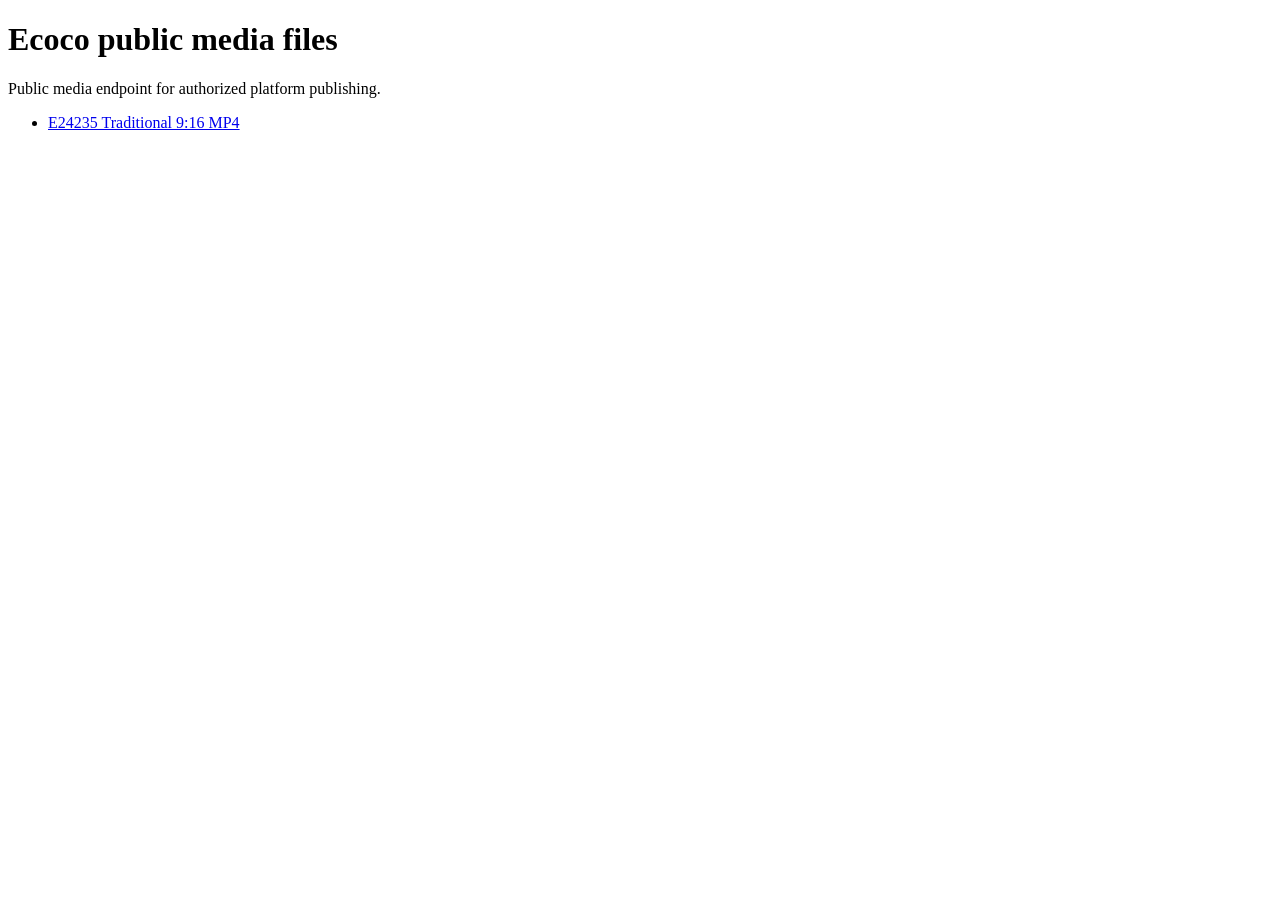
<file: media/index.html>
<!doctype html>
<html lang="zh-Hant">
<head><meta charset="utf-8"><meta name="viewport" content="width=device-width,initial-scale=1"><title>Ecoco Media</title></head>
<body><h1>Ecoco public media files</h1><p>Public media endpoint for authorized platform publishing.</p><ul><li><a href="./E24235_traditional_9x16.mp4">E24235 Traditional 9:16 MP4</a></li></ul></body>
</html>
</file>
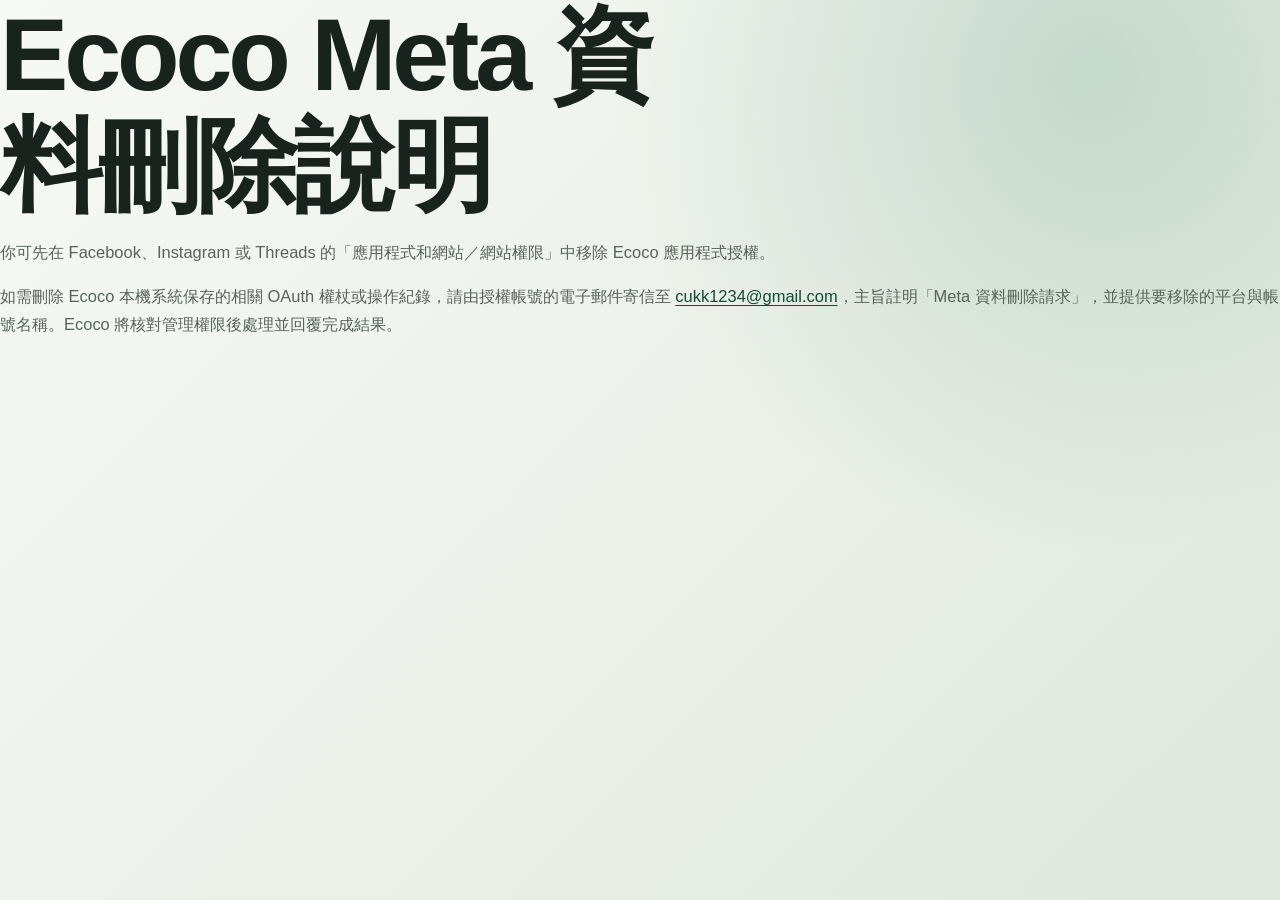
<file: meta-data-deletion.html>
<!doctype html>
<html lang="zh-Hant">
<head><meta charset="utf-8"><meta name="viewport" content="width=device-width,initial-scale=1"><title>Ecoco Meta 資料刪除說明</title><link rel="stylesheet" href="legal.css"></head>
<body><main>
  <h1>Ecoco Meta 資料刪除說明</h1>
  <p>你可先在 Facebook、Instagram 或 Threads 的「應用程式和網站／網站權限」中移除 Ecoco 應用程式授權。</p>
  <p>如需刪除 Ecoco 本機系統保存的相關 OAuth 權杖或操作紀錄，請由授權帳號的電子郵件寄信至 <a href="mailto:cukk1234@gmail.com">cukk1234@gmail.com</a>，主旨註明「Meta 資料刪除請求」，並提供要移除的平台與帳號名稱。Ecoco 將核對管理權限後處理並回覆完成結果。</p>
</main></body></html>
</file>
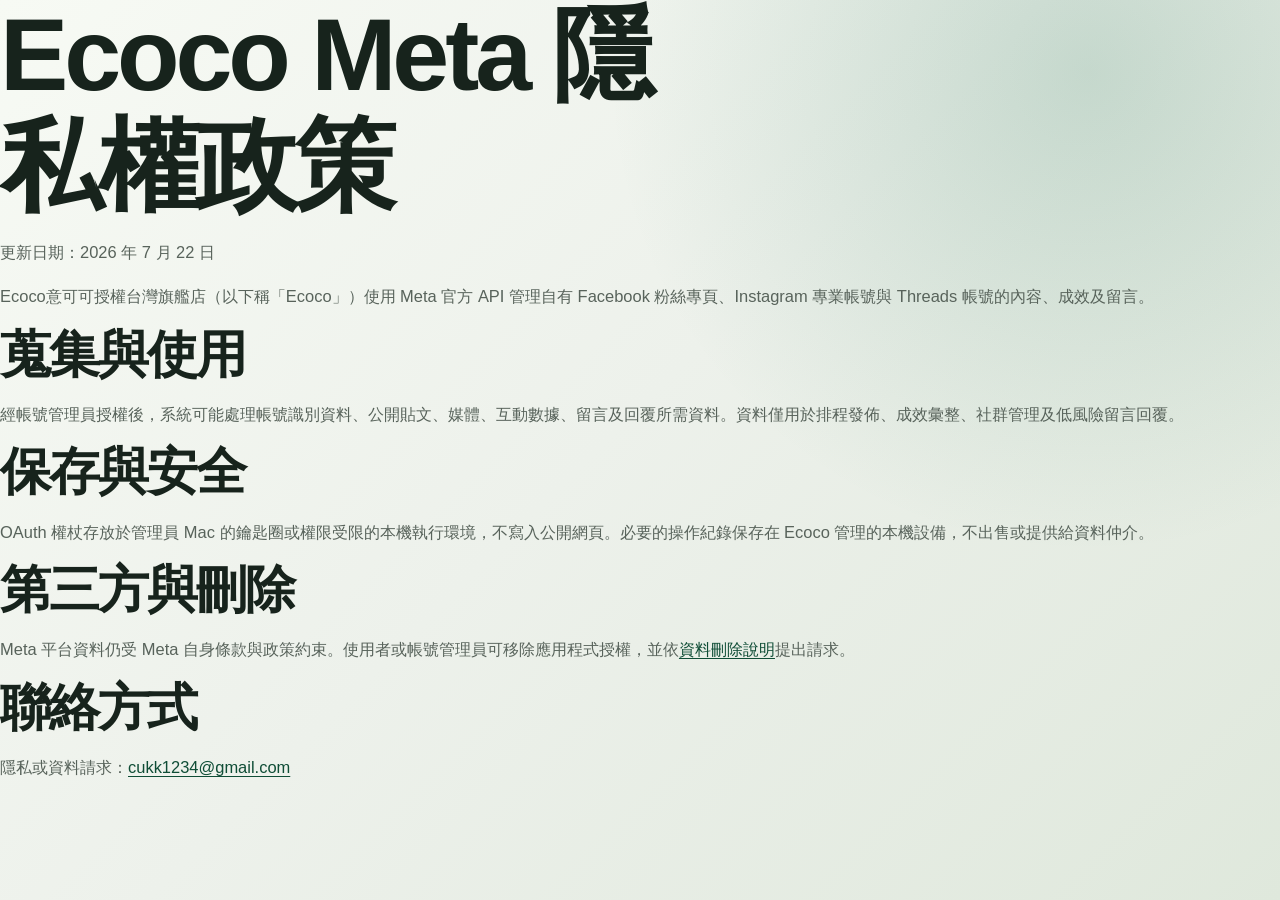
<file: meta-privacy-policy.html>
<!doctype html>
<html lang="zh-Hant">
<head><meta charset="utf-8"><meta name="viewport" content="width=device-width,initial-scale=1"><title>Ecoco Meta 隱私權政策</title><link rel="stylesheet" href="legal.css"></head>
<body><main>
  <h1>Ecoco Meta 隱私權政策</h1>
  <p>更新日期：2026 年 7 月 22 日</p>
  <p>Ecoco意可可授權台灣旗艦店（以下稱「Ecoco」）使用 Meta 官方 API 管理自有 Facebook 粉絲專頁、Instagram 專業帳號與 Threads 帳號的內容、成效及留言。</p>
  <h2>蒐集與使用</h2>
  <p>經帳號管理員授權後，系統可能處理帳號識別資料、公開貼文、媒體、互動數據、留言及回覆所需資料。資料僅用於排程發佈、成效彙整、社群管理及低風險留言回覆。</p>
  <h2>保存與安全</h2>
  <p>OAuth 權杖存放於管理員 Mac 的鑰匙圈或權限受限的本機執行環境，不寫入公開網頁。必要的操作紀錄保存在 Ecoco 管理的本機設備，不出售或提供給資料仲介。</p>
  <h2>第三方與刪除</h2>
  <p>Meta 平台資料仍受 Meta 自身條款與政策約束。使用者或帳號管理員可移除應用程式授權，並依<a href="meta-data-deletion.html">資料刪除說明</a>提出請求。</p>
  <h2>聯絡方式</h2>
  <p>隱私或資料請求：<a href="mailto:cukk1234@gmail.com">cukk1234@gmail.com</a></p>
</main></body></html>
</file>
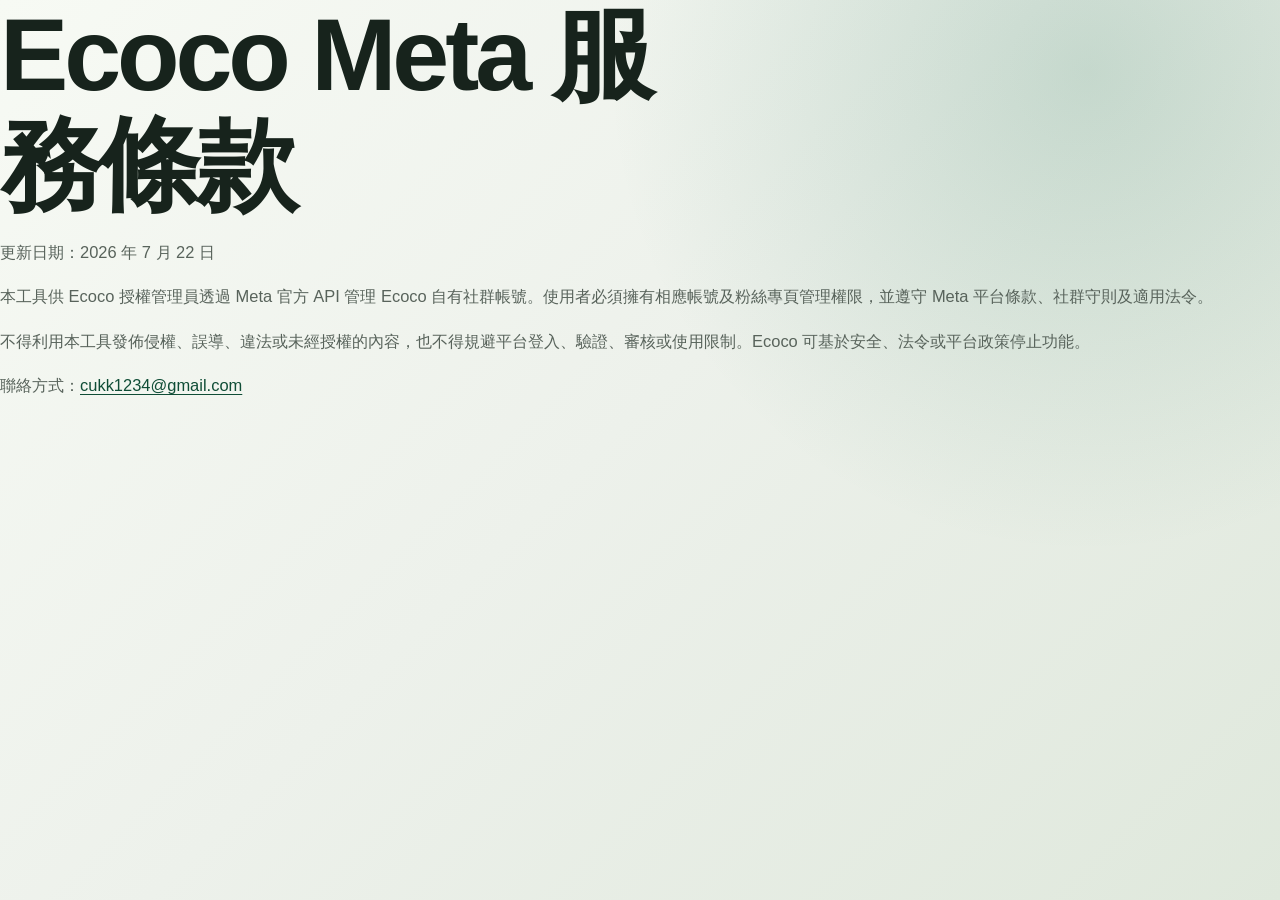
<file: meta-terms.html>
<!doctype html>
<html lang="zh-Hant">
<head><meta charset="utf-8"><meta name="viewport" content="width=device-width,initial-scale=1"><title>Ecoco Meta 服務條款</title><link rel="stylesheet" href="legal.css"></head>
<body><main>
  <h1>Ecoco Meta 服務條款</h1>
  <p>更新日期：2026 年 7 月 22 日</p>
  <p>本工具供 Ecoco 授權管理員透過 Meta 官方 API 管理 Ecoco 自有社群帳號。使用者必須擁有相應帳號及粉絲專頁管理權限，並遵守 Meta 平台條款、社群守則及適用法令。</p>
  <p>不得利用本工具發佈侵權、誤導、違法或未經授權的內容，也不得規避平台登入、驗證、審核或使用限制。Ecoco 可基於安全、法令或平台政策停止功能。</p>
  <p>聯絡方式：<a href="mailto:cukk1234@gmail.com">cukk1234@gmail.com</a></p>
</main></body></html>
</file>
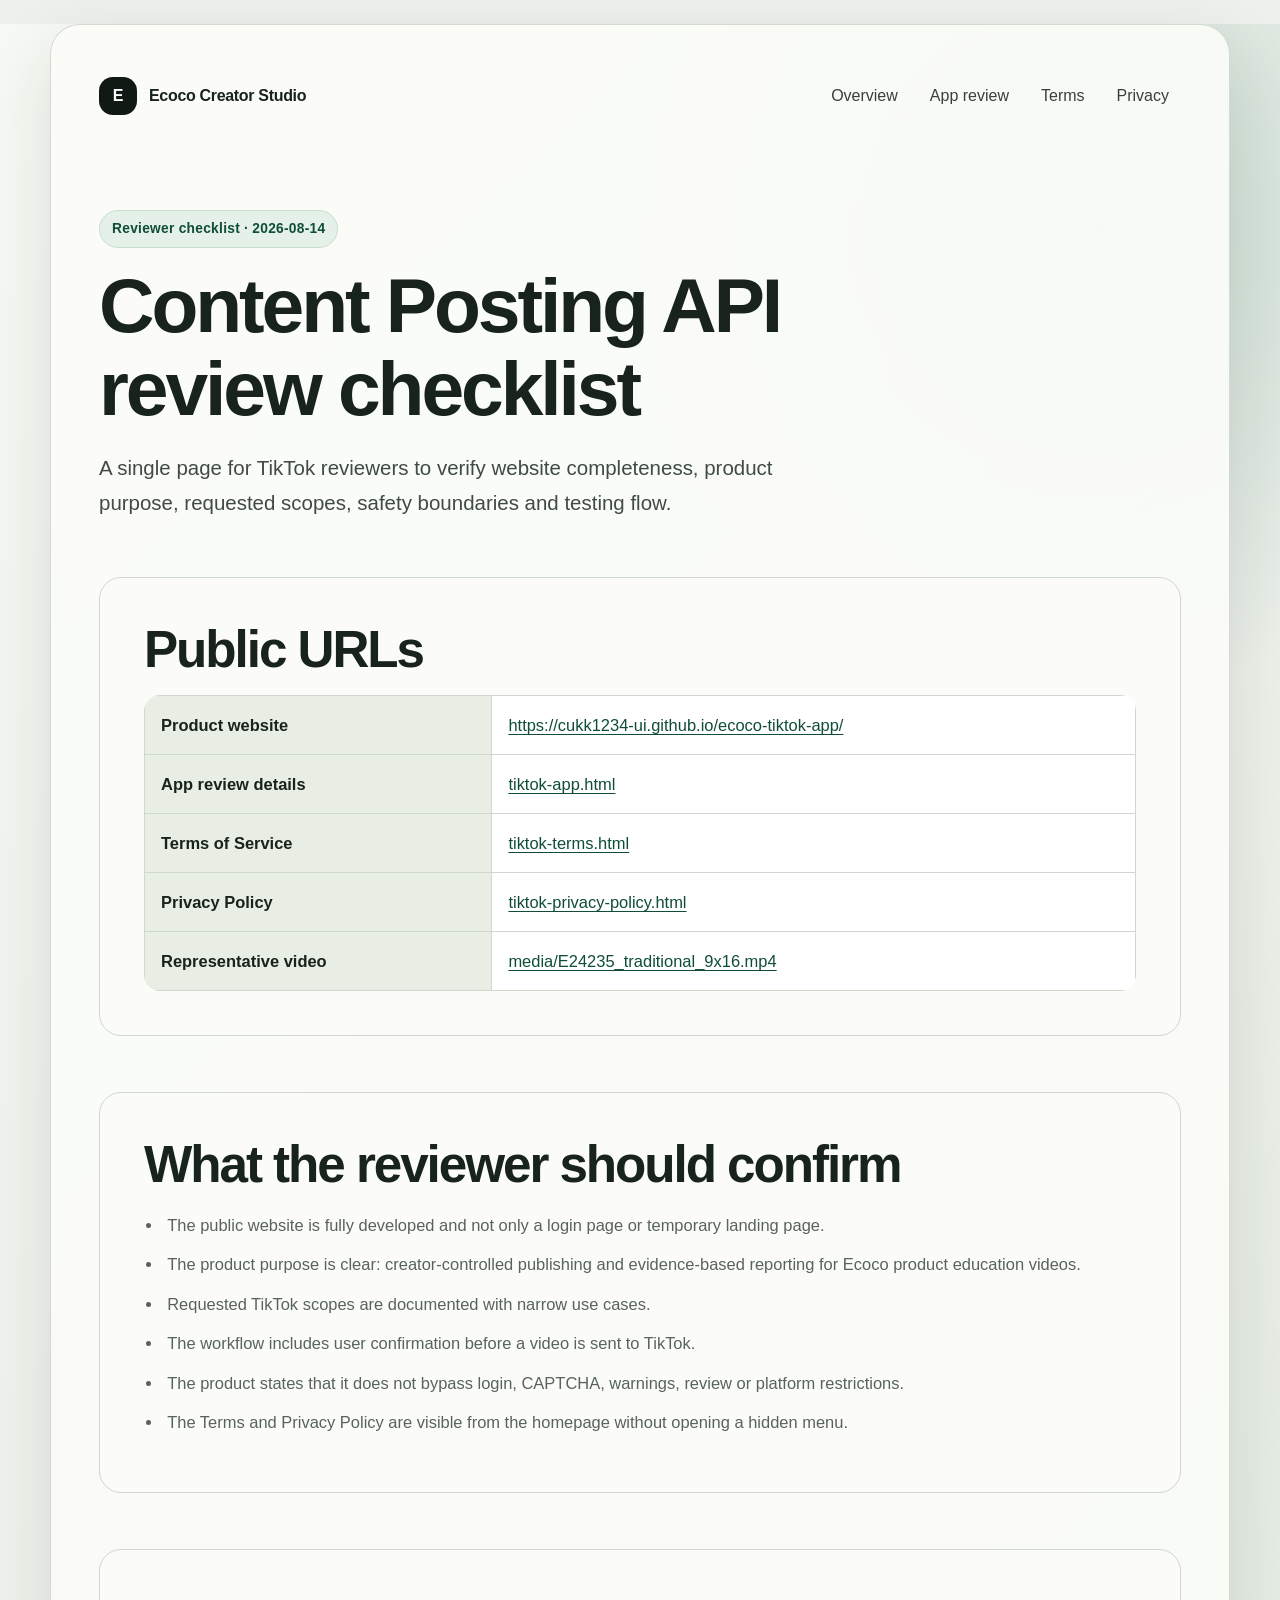
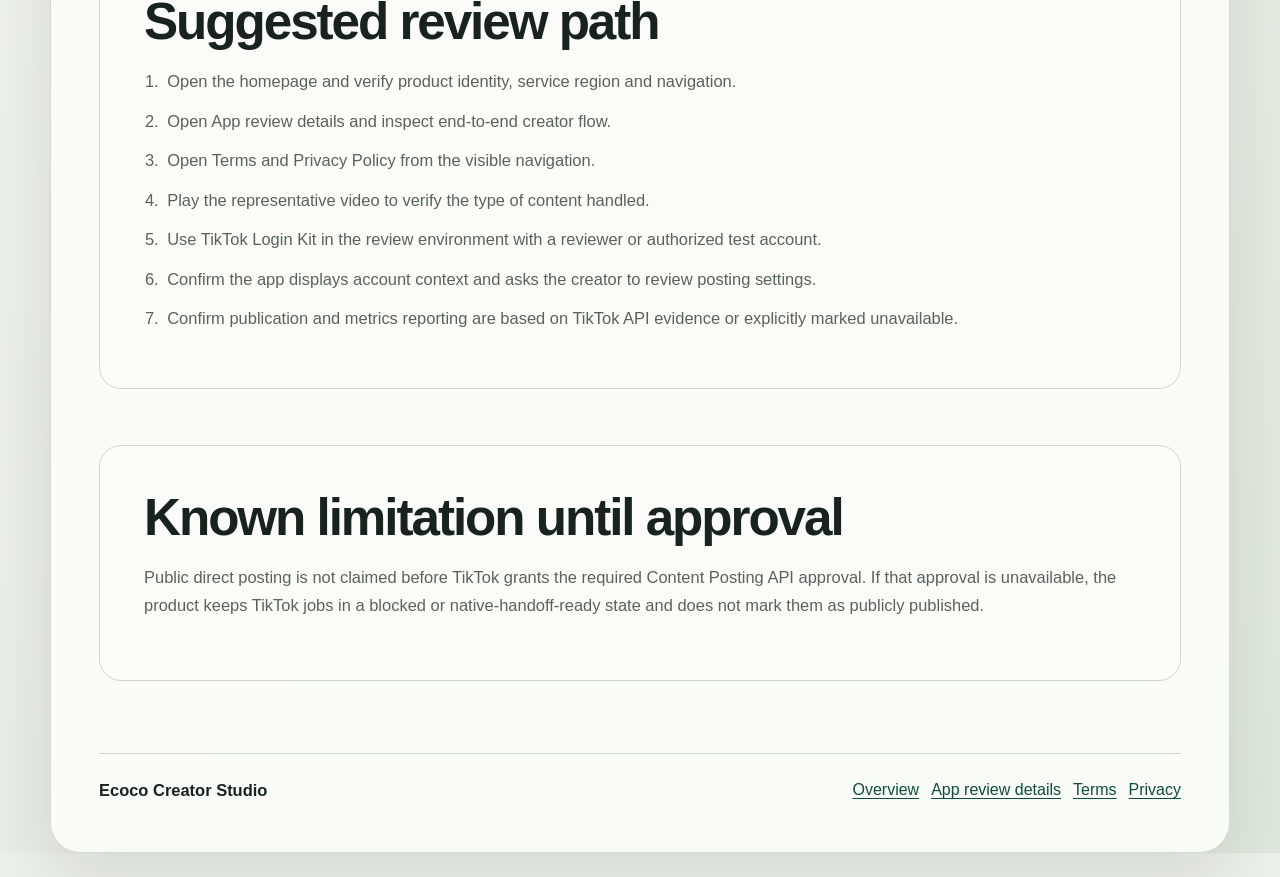
<file: review-checklist.html>
<!doctype html>
<html lang="zh-Hant">
<head>
  <meta charset="utf-8">
  <meta name="viewport" content="width=device-width, initial-scale=1">
  <meta name="description" content="TikTok App Review checklist for Ecoco Creator Studio.">
  <title>Ecoco Creator Studio｜TikTok Review Checklist</title>
  <link rel="stylesheet" href="legal.css">
</head>
<body>
  <main class="site-shell legal-page">
    <nav class="topbar" aria-label="主要導覽">
      <a class="brand" href="index.html"><span class="brand-mark">E</span><span>Ecoco Creator Studio</span></a>
      <div class="nav-links">
        <a href="index.html">Overview</a>
        <a href="tiktok-app.html">App review</a>
        <a href="tiktok-terms.html">Terms</a>
        <a href="tiktok-privacy-policy.html">Privacy</a>
      </div>
    </nav>

    <section class="page-header compact">
      <p class="status-pill">Reviewer checklist · 2026-08-14</p>
      <h1>Content Posting API review checklist</h1>
      <p class="lead">A single page for TikTok reviewers to verify website completeness, product purpose, requested scopes, safety boundaries and testing flow.</p>
    </section>

    <section class="section-block">
      <h2>Public URLs</h2>
      <table>
        <tbody>
          <tr><th>Product website</th><td><a href="https://cukk1234-ui.github.io/ecoco-tiktok-app/">https://cukk1234-ui.github.io/ecoco-tiktok-app/</a></td></tr>
          <tr><th>App review details</th><td><a href="tiktok-app.html">tiktok-app.html</a></td></tr>
          <tr><th>Terms of Service</th><td><a href="tiktok-terms.html">tiktok-terms.html</a></td></tr>
          <tr><th>Privacy Policy</th><td><a href="tiktok-privacy-policy.html">tiktok-privacy-policy.html</a></td></tr>
          <tr><th>Representative video</th><td><a href="media/E24235_traditional_9x16.mp4">media/E24235_traditional_9x16.mp4</a></td></tr>
        </tbody>
      </table>
    </section>

    <section class="section-block">
      <h2>What the reviewer should confirm</h2>
      <ul class="check-list">
        <li>The public website is fully developed and not only a login page or temporary landing page.</li>
        <li>The product purpose is clear: creator-controlled publishing and evidence-based reporting for Ecoco product education videos.</li>
        <li>Requested TikTok scopes are documented with narrow use cases.</li>
        <li>The workflow includes user confirmation before a video is sent to TikTok.</li>
        <li>The product states that it does not bypass login, CAPTCHA, warnings, review or platform restrictions.</li>
        <li>The Terms and Privacy Policy are visible from the homepage without opening a hidden menu.</li>
      </ul>
    </section>

    <section class="section-block">
      <h2>Suggested review path</h2>
      <ol class="timeline-list">
        <li>Open the homepage and verify product identity, service region and navigation.</li>
        <li>Open App review details and inspect end-to-end creator flow.</li>
        <li>Open Terms and Privacy Policy from the visible navigation.</li>
        <li>Play the representative video to verify the type of content handled.</li>
        <li>Use TikTok Login Kit in the review environment with a reviewer or authorized test account.</li>
        <li>Confirm the app displays account context and asks the creator to review posting settings.</li>
        <li>Confirm publication and metrics reporting are based on TikTok API evidence or explicitly marked unavailable.</li>
      </ol>
    </section>

    <section class="section-block">
      <h2>Known limitation until approval</h2>
      <p>Public direct posting is not claimed before TikTok grants the required Content Posting API approval. If that approval is unavailable, the product keeps TikTok jobs in a blocked or native-handoff-ready state and does not mark them as publicly published.</p>
    </section>

    <footer class="footer">
      <p>Ecoco Creator Studio</p>
      <div>
        <a href="index.html">Overview</a>
        <a href="tiktok-app.html">App review details</a>
        <a href="tiktok-terms.html">Terms</a>
        <a href="tiktok-privacy-policy.html">Privacy</a>
      </div>
    </footer>
  </main>
</body>
</html>
</file>
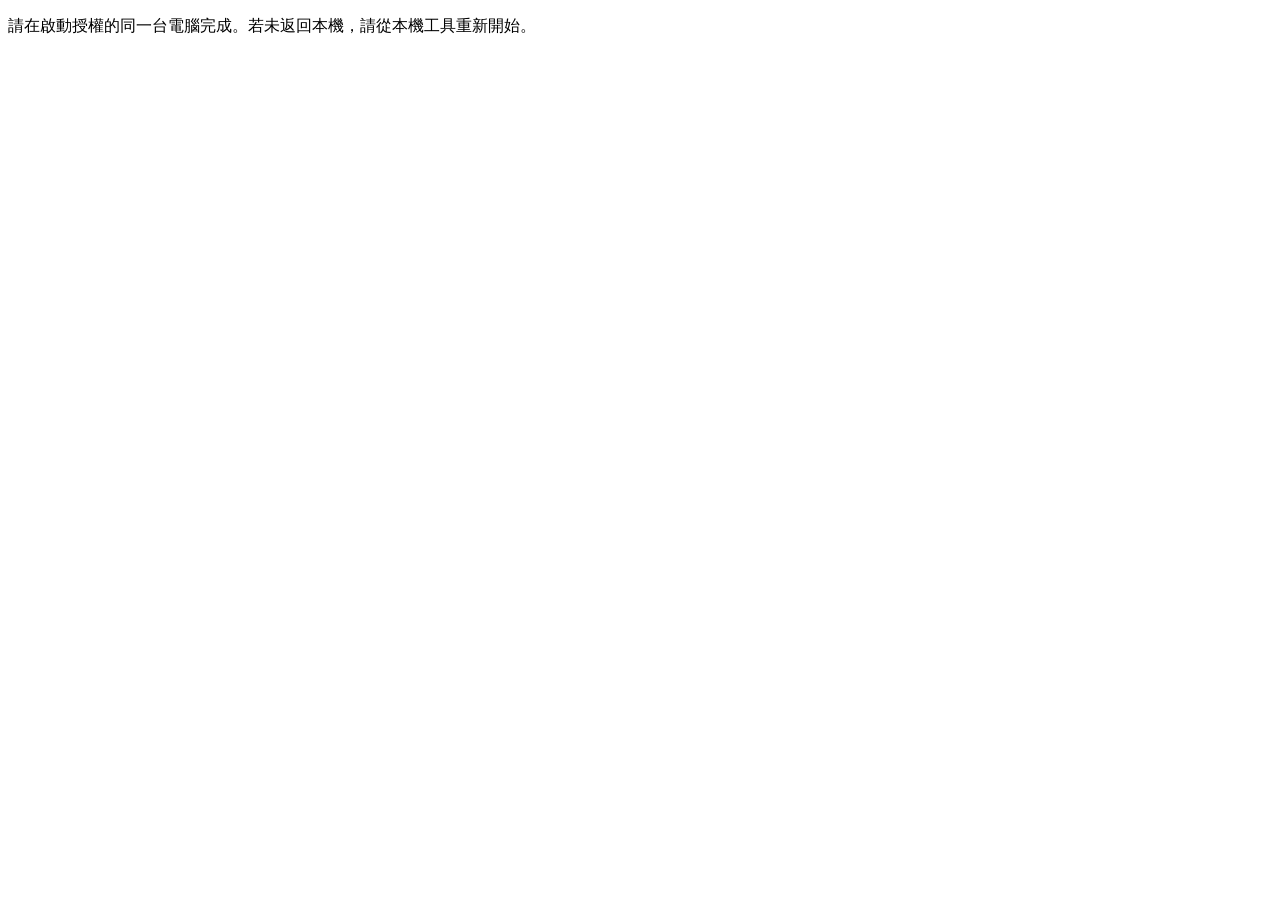
<file: threads-callback.html>
<!doctype html>
<html lang="zh-Hant">
<meta charset="utf-8">
<meta name="referrer" content="no-referrer">
<meta http-equiv="Content-Security-Policy" content="default-src 'none'; script-src 'self'; base-uri 'none'; form-action 'none'">
<title>ECOCO Threads 授權回呼</title>
<p>請在啟動授權的同一台電腦完成。若未返回本機，請從本機工具重新開始。</p>
<script src="./threads-callback.js" defer></script>
</html>
</file>
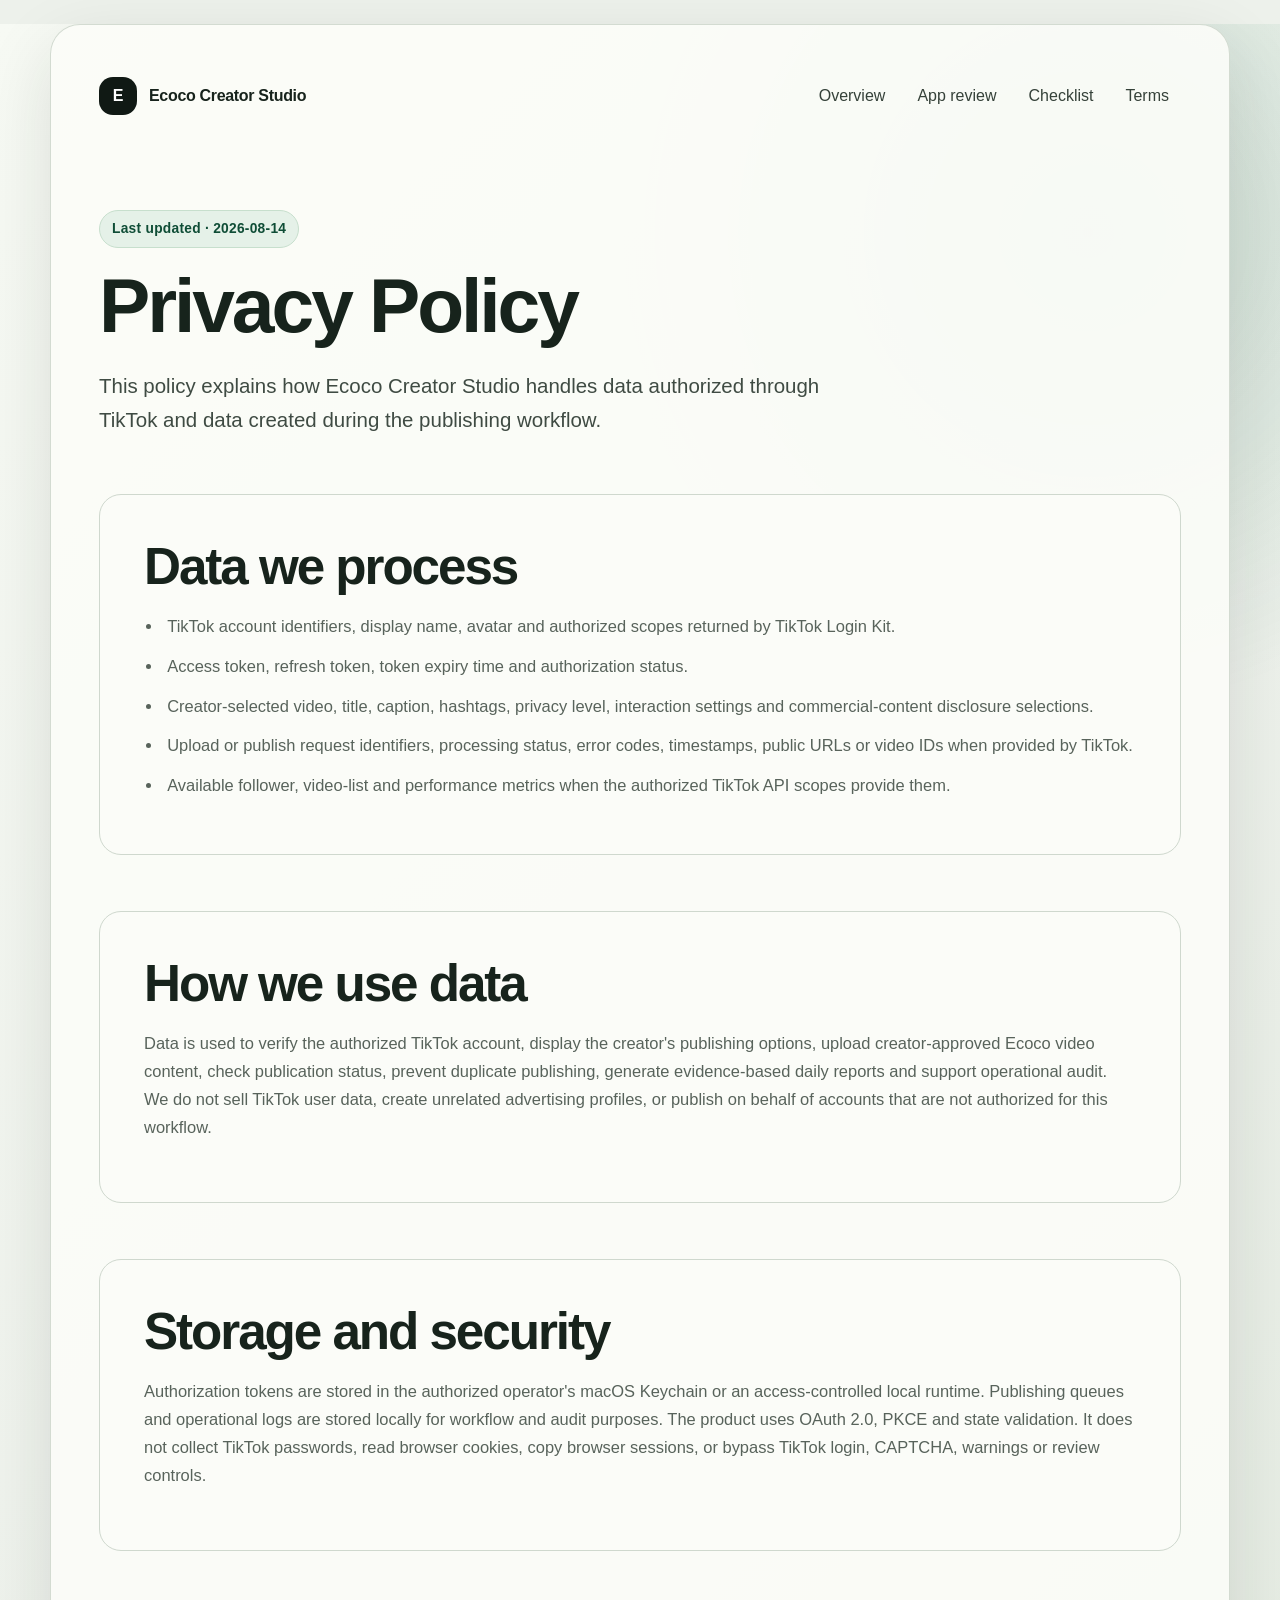
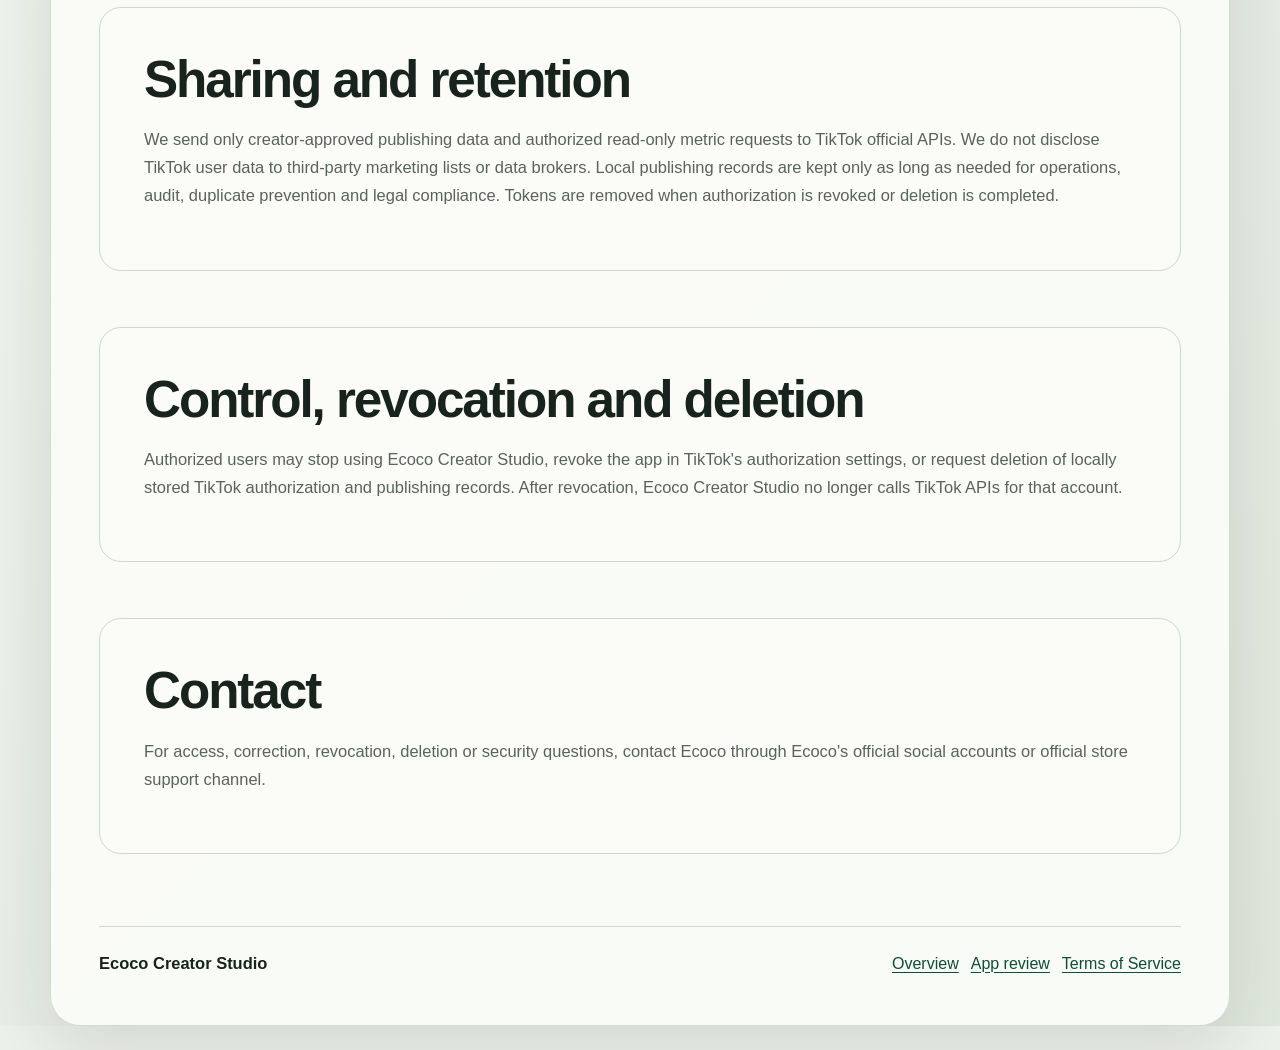
<file: tiktok-privacy-policy.html>
<!doctype html>
<html lang="zh-Hant">
<head>
  <meta charset="utf-8">
  <meta name="viewport" content="width=device-width, initial-scale=1">
  <meta name="description" content="Privacy Policy for Ecoco Creator Studio.">
  <title>Ecoco Creator Studio｜Privacy Policy</title>
  <link rel="stylesheet" href="legal.css">
</head>
<body>
  <main class="site-shell legal-page">
    <nav class="topbar" aria-label="主要導覽">
      <a class="brand" href="index.html"><span class="brand-mark">E</span><span>Ecoco Creator Studio</span></a>
      <div class="nav-links">
        <a href="index.html">Overview</a>
        <a href="tiktok-app.html">App review</a>
        <a href="review-checklist.html">Checklist</a>
        <a href="tiktok-terms.html">Terms</a>
      </div>
    </nav>

    <section class="page-header compact">
      <p class="status-pill">Last updated · 2026-08-14</p>
      <h1>Privacy Policy</h1>
      <p class="lead">This policy explains how Ecoco Creator Studio handles data authorized through TikTok and data created during the publishing workflow.</p>
    </section>

    <section class="section-block">
      <h2>Data we process</h2>
      <ul class="check-list">
        <li>TikTok account identifiers, display name, avatar and authorized scopes returned by TikTok Login Kit.</li>
        <li>Access token, refresh token, token expiry time and authorization status.</li>
        <li>Creator-selected video, title, caption, hashtags, privacy level, interaction settings and commercial-content disclosure selections.</li>
        <li>Upload or publish request identifiers, processing status, error codes, timestamps, public URLs or video IDs when provided by TikTok.</li>
        <li>Available follower, video-list and performance metrics when the authorized TikTok API scopes provide them.</li>
      </ul>
    </section>

    <section class="section-block">
      <h2>How we use data</h2>
      <p>Data is used to verify the authorized TikTok account, display the creator's publishing options, upload creator-approved Ecoco video content, check publication status, prevent duplicate publishing, generate evidence-based daily reports and support operational audit. We do not sell TikTok user data, create unrelated advertising profiles, or publish on behalf of accounts that are not authorized for this workflow.</p>
    </section>

    <section class="section-block">
      <h2>Storage and security</h2>
      <p>Authorization tokens are stored in the authorized operator's macOS Keychain or an access-controlled local runtime. Publishing queues and operational logs are stored locally for workflow and audit purposes. The product uses OAuth 2.0, PKCE and state validation. It does not collect TikTok passwords, read browser cookies, copy browser sessions, or bypass TikTok login, CAPTCHA, warnings or review controls.</p>
    </section>

    <section class="section-block">
      <h2>Sharing and retention</h2>
      <p>We send only creator-approved publishing data and authorized read-only metric requests to TikTok official APIs. We do not disclose TikTok user data to third-party marketing lists or data brokers. Local publishing records are kept only as long as needed for operations, audit, duplicate prevention and legal compliance. Tokens are removed when authorization is revoked or deletion is completed.</p>
    </section>

    <section class="section-block">
      <h2>Control, revocation and deletion</h2>
      <p>Authorized users may stop using Ecoco Creator Studio, revoke the app in TikTok's authorization settings, or request deletion of locally stored TikTok authorization and publishing records. After revocation, Ecoco Creator Studio no longer calls TikTok APIs for that account.</p>
    </section>

    <section class="section-block">
      <h2>Contact</h2>
      <p>For access, correction, revocation, deletion or security questions, contact Ecoco through Ecoco's official social accounts or official store support channel.</p>
    </section>

    <footer class="footer">
      <p>Ecoco Creator Studio</p>
      <div>
        <a href="index.html">Overview</a>
        <a href="tiktok-app.html">App review</a>
        <a href="tiktok-terms.html">Terms of Service</a>
      </div>
    </footer>
  </main>
</body>
</html>
</file>
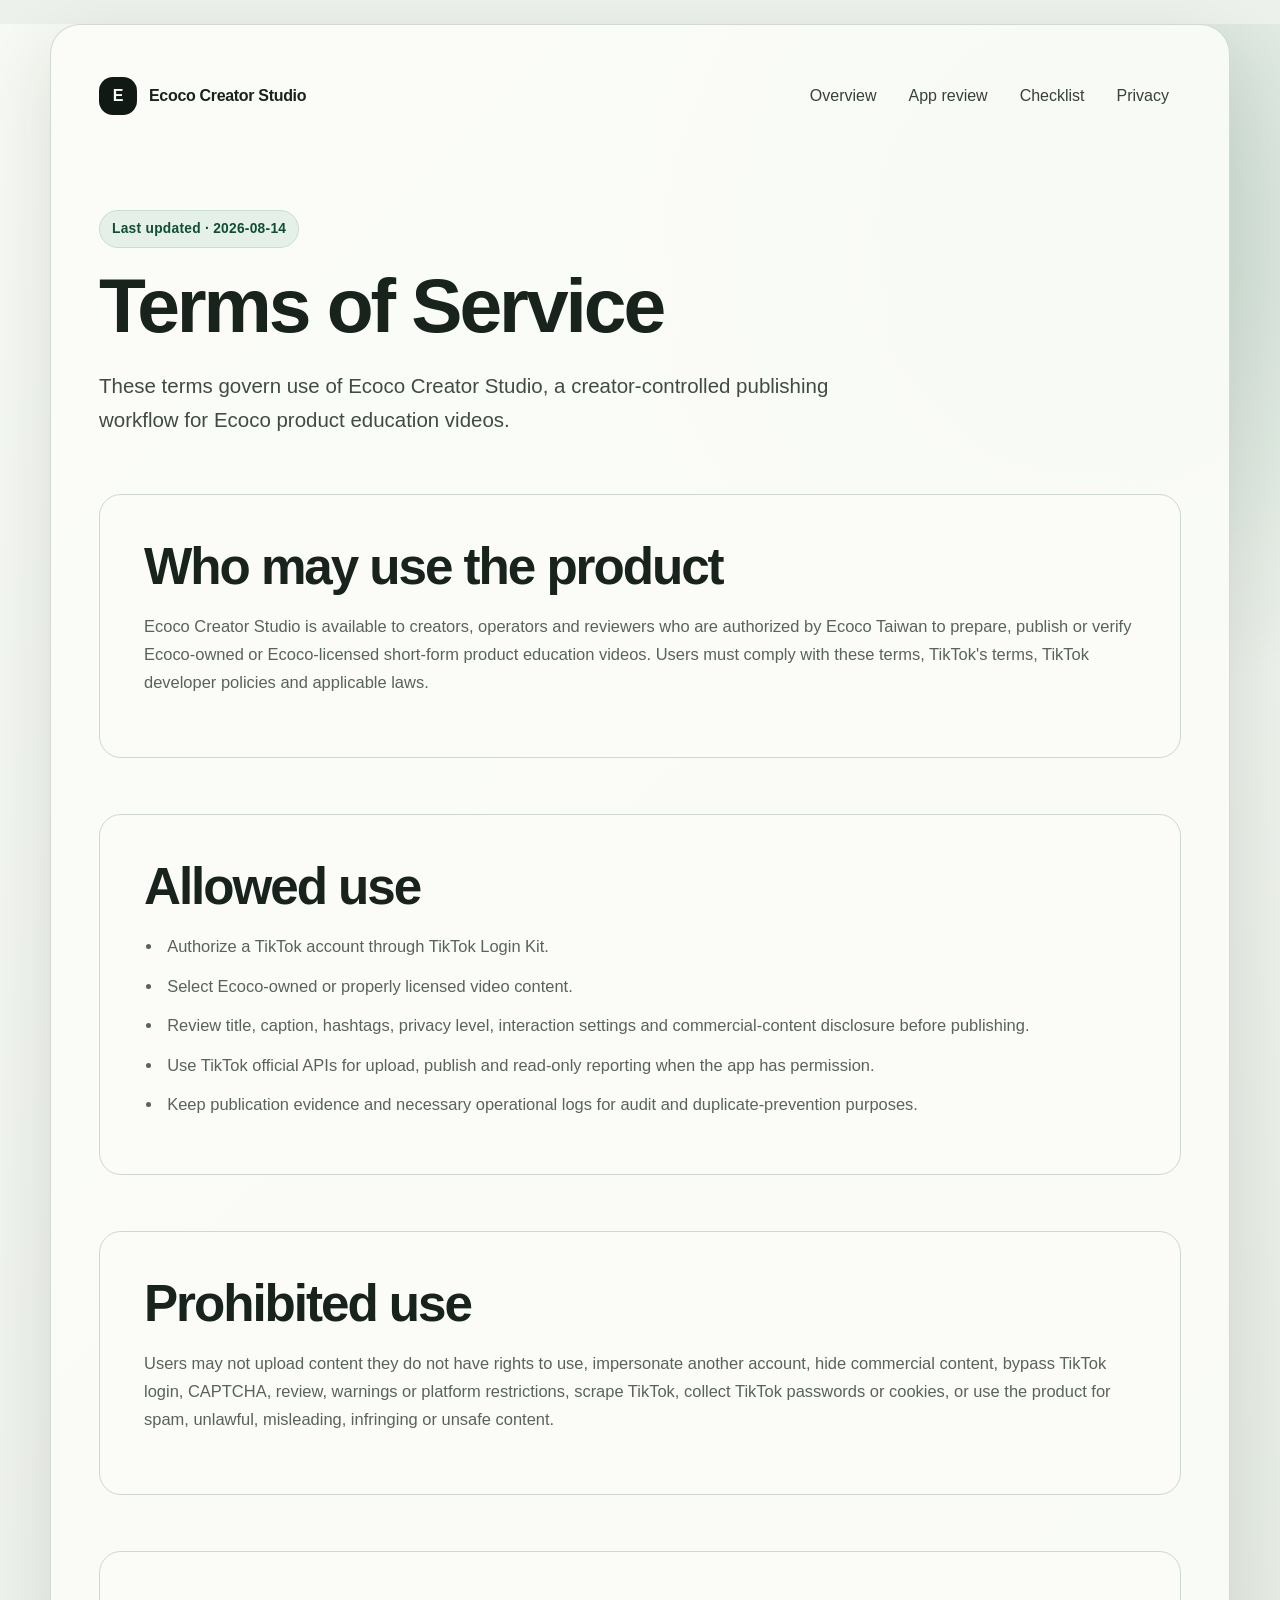
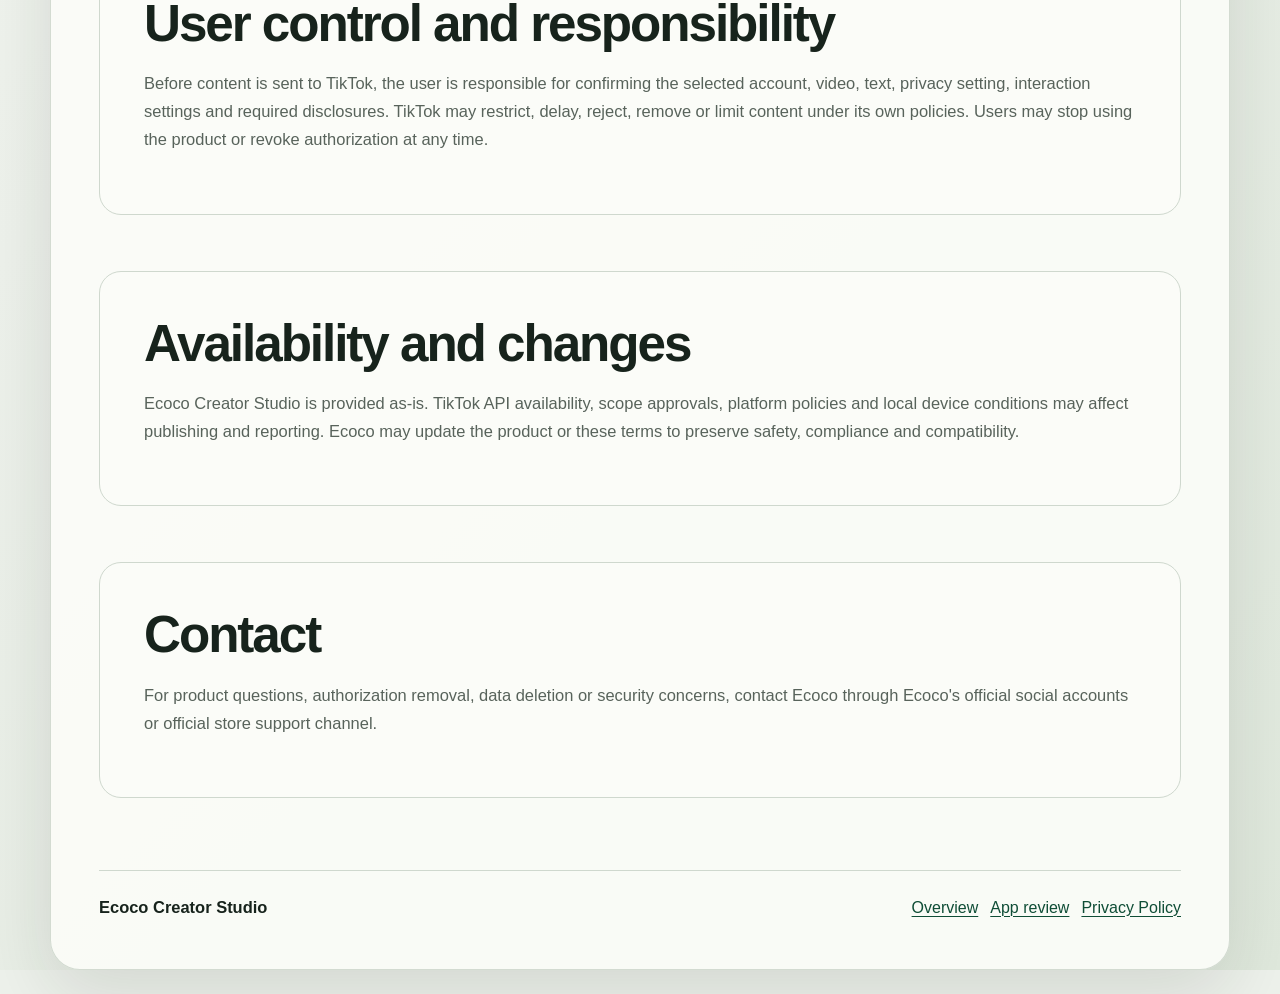
<file: tiktok-terms.html>
<!doctype html>
<html lang="zh-Hant">
<head>
  <meta charset="utf-8">
  <meta name="viewport" content="width=device-width, initial-scale=1">
  <meta name="description" content="Terms of Service for Ecoco Creator Studio.">
  <title>Ecoco Creator Studio｜Terms of Service</title>
  <link rel="stylesheet" href="legal.css">
</head>
<body>
  <main class="site-shell legal-page">
    <nav class="topbar" aria-label="主要導覽">
      <a class="brand" href="index.html"><span class="brand-mark">E</span><span>Ecoco Creator Studio</span></a>
      <div class="nav-links">
        <a href="index.html">Overview</a>
        <a href="tiktok-app.html">App review</a>
        <a href="review-checklist.html">Checklist</a>
        <a href="tiktok-privacy-policy.html">Privacy</a>
      </div>
    </nav>

    <section class="page-header compact">
      <p class="status-pill">Last updated · 2026-08-14</p>
      <h1>Terms of Service</h1>
      <p class="lead">These terms govern use of Ecoco Creator Studio, a creator-controlled publishing workflow for Ecoco product education videos.</p>
    </section>

    <section class="section-block">
      <h2>Who may use the product</h2>
      <p>Ecoco Creator Studio is available to creators, operators and reviewers who are authorized by Ecoco Taiwan to prepare, publish or verify Ecoco-owned or Ecoco-licensed short-form product education videos. Users must comply with these terms, TikTok's terms, TikTok developer policies and applicable laws.</p>
    </section>

    <section class="section-block">
      <h2>Allowed use</h2>
      <ul class="check-list">
        <li>Authorize a TikTok account through TikTok Login Kit.</li>
        <li>Select Ecoco-owned or properly licensed video content.</li>
        <li>Review title, caption, hashtags, privacy level, interaction settings and commercial-content disclosure before publishing.</li>
        <li>Use TikTok official APIs for upload, publish and read-only reporting when the app has permission.</li>
        <li>Keep publication evidence and necessary operational logs for audit and duplicate-prevention purposes.</li>
      </ul>
    </section>

    <section class="section-block">
      <h2>Prohibited use</h2>
      <p>Users may not upload content they do not have rights to use, impersonate another account, hide commercial content, bypass TikTok login, CAPTCHA, review, warnings or platform restrictions, scrape TikTok, collect TikTok passwords or cookies, or use the product for spam, unlawful, misleading, infringing or unsafe content.</p>
    </section>

    <section class="section-block">
      <h2>User control and responsibility</h2>
      <p>Before content is sent to TikTok, the user is responsible for confirming the selected account, video, text, privacy setting, interaction settings and required disclosures. TikTok may restrict, delay, reject, remove or limit content under its own policies. Users may stop using the product or revoke authorization at any time.</p>
    </section>

    <section class="section-block">
      <h2>Availability and changes</h2>
      <p>Ecoco Creator Studio is provided as-is. TikTok API availability, scope approvals, platform policies and local device conditions may affect publishing and reporting. Ecoco may update the product or these terms to preserve safety, compliance and compatibility.</p>
    </section>

    <section class="section-block">
      <h2>Contact</h2>
      <p>For product questions, authorization removal, data deletion or security concerns, contact Ecoco through Ecoco's official social accounts or official store support channel.</p>
    </section>

    <footer class="footer">
      <p>Ecoco Creator Studio</p>
      <div>
        <a href="index.html">Overview</a>
        <a href="tiktok-app.html">App review</a>
        <a href="tiktok-privacy-policy.html">Privacy Policy</a>
      </div>
    </footer>
  </main>
</body>
</html>
</file>
<file: legal.css>
:root {
  color: #17231c;
  background: #edf1eb;
  font-family: ui-sans-serif, -apple-system, BlinkMacSystemFont, "PingFang TC", "Noto Sans TC", "Helvetica Neue", Arial, sans-serif;
  line-height: 1.7;
  font-size: 16px;
  --ink: #17231c;
  --muted: #58635b;
  --line: #cfd8ce;
  --surface: #fbfcf8;
  --surface-2: #f3f6ef;
  --accent: #176b4a;
  --accent-strong: #0f4d36;
  --dark: #101914;
  --shadow: 0 24px 70px rgba(21, 37, 26, .12);
  --radius: 22px;
}

* { box-sizing: border-box; }

html { scroll-behavior: smooth; }

body {
  margin: 0;
  min-height: 100dvh;
  background:
    radial-gradient(circle at 85% 8%, rgba(23, 107, 74, .18), transparent 30rem),
    linear-gradient(135deg, #f7faf4 0%, #edf1eb 48%, #dfe8dc 100%);
}

body::selection {
  background: #176b4a;
  color: white;
}

a {
  color: var(--accent-strong);
  text-decoration-thickness: .08em;
  text-underline-offset: .18em;
}

a:focus-visible,
button:focus-visible {
  outline: 3px solid rgba(23, 107, 74, .35);
  outline-offset: 4px;
  border-radius: 10px;
}

.site-shell {
  width: min(1180px, calc(100% - 32px));
  margin: 24px auto;
  padding: clamp(20px, 4vw, 48px);
  background: rgba(251, 252, 248, .92);
  border: 1px solid rgba(207, 216, 206, .9);
  border-radius: 30px;
  box-shadow: var(--shadow);
}

.topbar {
  display: flex;
  align-items: center;
  justify-content: space-between;
  gap: 20px;
  margin-bottom: clamp(44px, 8vw, 92px);
}

.brand {
  display: inline-flex;
  align-items: center;
  gap: 12px;
  color: var(--ink);
  font-weight: 760;
  text-decoration: none;
  letter-spacing: -.02em;
}

.brand-mark {
  display: grid;
  place-items: center;
  width: 38px;
  height: 38px;
  color: white;
  background: var(--dark);
  border-radius: 14px;
  font-weight: 820;
}

.nav-links {
  display: flex;
  align-items: center;
  gap: 8px;
  flex-wrap: wrap;
  justify-content: flex-end;
}

.nav-links a {
  padding: 9px 12px;
  color: #354139;
  text-decoration: none;
  border-radius: 999px;
}

.nav-links a:hover { background: #e8eee4; }

.nav-cta {
  border: 1px solid var(--line);
  background: white;
}

.split {
  display: grid;
  grid-template-columns: minmax(0, 1.1fr) minmax(320px, .72fr);
  gap: clamp(28px, 5vw, 64px);
  align-items: center;
}

.hero {
  margin-bottom: clamp(42px, 7vw, 78px);
}

.page-header {
  max-width: 870px;
  margin-bottom: clamp(34px, 6vw, 64px);
}

.page-header.compact {
  max-width: 760px;
  margin-bottom: 36px;
}

.status-pill,
.label {
  display: inline-flex;
  width: fit-content;
  margin: 0 0 16px;
  padding: 6px 12px;
  color: var(--accent-strong);
  background: #e5f1e8;
  border: 1px solid #c7dfcd;
  border-radius: 999px;
  font-size: .86rem;
  font-weight: 760;
  letter-spacing: .02em;
}

h1,
h2,
h3 {
  margin: 0;
  color: var(--ink);
  line-height: 1.08;
  letter-spacing: -.04em;
}

h1 {
  max-width: 13ch;
  font-size: clamp(3rem, 8vw, 6.8rem);
}

.page-header h1 {
  max-width: 14ch;
  font-size: clamp(2.55rem, 6vw, 5.4rem);
}

h2 {
  font-size: clamp(1.8rem, 4vw, 3.25rem);
  margin-bottom: 18px;
}

h3 {
  font-size: 1.15rem;
  letter-spacing: -.02em;
}

p,
li,
td,
th {
  color: var(--muted);
  font-size: 1.03rem;
}

.lead {
  max-width: 65ch;
  margin: 22px 0 0;
  color: #3f4b43;
  font-size: clamp(1.08rem, 2vw, 1.28rem);
}

.actions {
  display: flex;
  gap: 12px;
  flex-wrap: wrap;
  margin-top: 32px;
}

.button {
  display: inline-flex;
  align-items: center;
  justify-content: center;
  min-height: 48px;
  padding: 0 18px;
  border-radius: 999px;
  text-decoration: none;
  font-weight: 760;
}

.button.primary {
  color: white;
  background: var(--accent);
  box-shadow: 0 12px 30px rgba(23, 107, 74, .24);
}

.button.primary:hover { background: var(--accent-strong); }

.button.secondary {
  color: var(--ink);
  background: white;
  border: 1px solid var(--line);
}

.hero-card {
  padding: 22px;
  background: var(--dark);
  border-radius: var(--radius);
  box-shadow: 0 28px 80px rgba(15, 28, 20, .22);
}

.workflow-line {
  display: grid;
  grid-template-columns: 42px 1fr;
  gap: 16px;
  padding: 18px 0;
  border-bottom: 1px solid rgba(255, 255, 255, .14);
}

.workflow-line:last-child { border-bottom: 0; }

.workflow-line span {
  display: grid;
  place-items: center;
  width: 38px;
  height: 38px;
  color: #d7f3dc;
  border: 1px solid rgba(215, 243, 220, .4);
  border-radius: 14px;
  font-weight: 800;
}

.workflow-line p {
  margin: 0;
  color: #c8d1ca;
}

.workflow-line strong {
  color: white;
}

.proof-grid {
  display: grid;
  grid-template-columns: repeat(3, minmax(0, 1fr));
  gap: 1px;
  overflow: hidden;
  margin-bottom: clamp(42px, 7vw, 78px);
  border: 1px solid var(--line);
  border-radius: var(--radius);
  background: var(--line);
}

.proof-grid article {
  padding: clamp(20px, 3vw, 34px);
  background: var(--surface);
}

.proof-grid h2 {
  margin-bottom: 12px;
  font-size: 1.28rem;
  letter-spacing: -.02em;
}

.proof-grid p { margin: 0; }

.section-block {
  margin: clamp(28px, 5vw, 56px) 0;
  padding: clamp(24px, 4vw, 44px);
  background: var(--surface);
  border: 1px solid var(--line);
  border-radius: var(--radius);
}

.section-heading {
  max-width: 760px;
  margin-bottom: 20px;
}

.two-column {
  display: grid;
  grid-template-columns: minmax(0, 1fr) minmax(280px, .78fr);
  gap: clamp(24px, 5vw, 58px);
}

.check-list,
.timeline-list {
  margin: 0;
  padding-left: 1.2rem;
}

.check-list li,
.timeline-list li {
  margin: .72rem 0;
  padding-left: .25rem;
}

.timeline-list strong {
  color: var(--ink);
}

.visual-demo {
  display: grid;
  grid-template-columns: minmax(0, 1fr) minmax(240px, 360px);
  gap: clamp(24px, 5vw, 56px);
  align-items: center;
  background: #101914;
}

.visual-demo h2,
.visual-demo p:not(.label) {
  color: white;
}

.visual-demo p:not(.label) {
  opacity: .76;
}

.demo-video {
  display: block;
  width: min(100%, 360px);
  max-height: 640px;
  margin: 0 auto;
  background: #090d0b;
  border: 1px solid rgba(255, 255, 255, .18);
  border-radius: 22px;
  box-shadow: 0 22px 60px rgba(0, 0, 0, .28);
}

.region-note {
  background: #e8f0e6;
}

table {
  width: 100%;
  margin: 14px 0 0;
  border-collapse: collapse;
  overflow-wrap: anywhere;
  background: white;
  border-radius: 16px;
  overflow: hidden;
}

th,
td {
  padding: 15px 16px;
  border: 1px solid var(--line);
  text-align: left;
  vertical-align: top;
}

th {
  color: var(--ink);
  background: #e8eee4;
  font-weight: 780;
}

.legal-page h1 {
  max-width: 16ch;
}

.footer {
  display: flex;
  align-items: center;
  justify-content: space-between;
  gap: 20px;
  margin-top: clamp(36px, 6vw, 72px);
  padding-top: 22px;
  border-top: 1px solid var(--line);
}

.footer p {
  margin: 0;
  color: var(--ink);
  font-weight: 760;
}

.footer div {
  display: flex;
  flex-wrap: wrap;
  gap: 12px;
  justify-content: flex-end;
}

@media (max-width: 860px) {
  .site-shell {
    width: min(100% - 18px, 1180px);
    margin: 9px auto;
    padding: 18px;
    border-radius: 24px;
  }

  .topbar,
  .footer {
    align-items: flex-start;
    flex-direction: column;
  }

  .nav-links {
    justify-content: flex-start;
  }

  .split,
  .proof-grid,
  .two-column,
  .visual-demo {
    grid-template-columns: 1fr;
  }

  h1,
  .page-header h1 {
    max-width: 11ch;
    font-size: clamp(2.7rem, 15vw, 4.6rem);
  }

  .proof-grid {
    gap: 1px;
  }

  th,
  td {
    padding: 12px;
    font-size: .95rem;
  }
}
</file>
